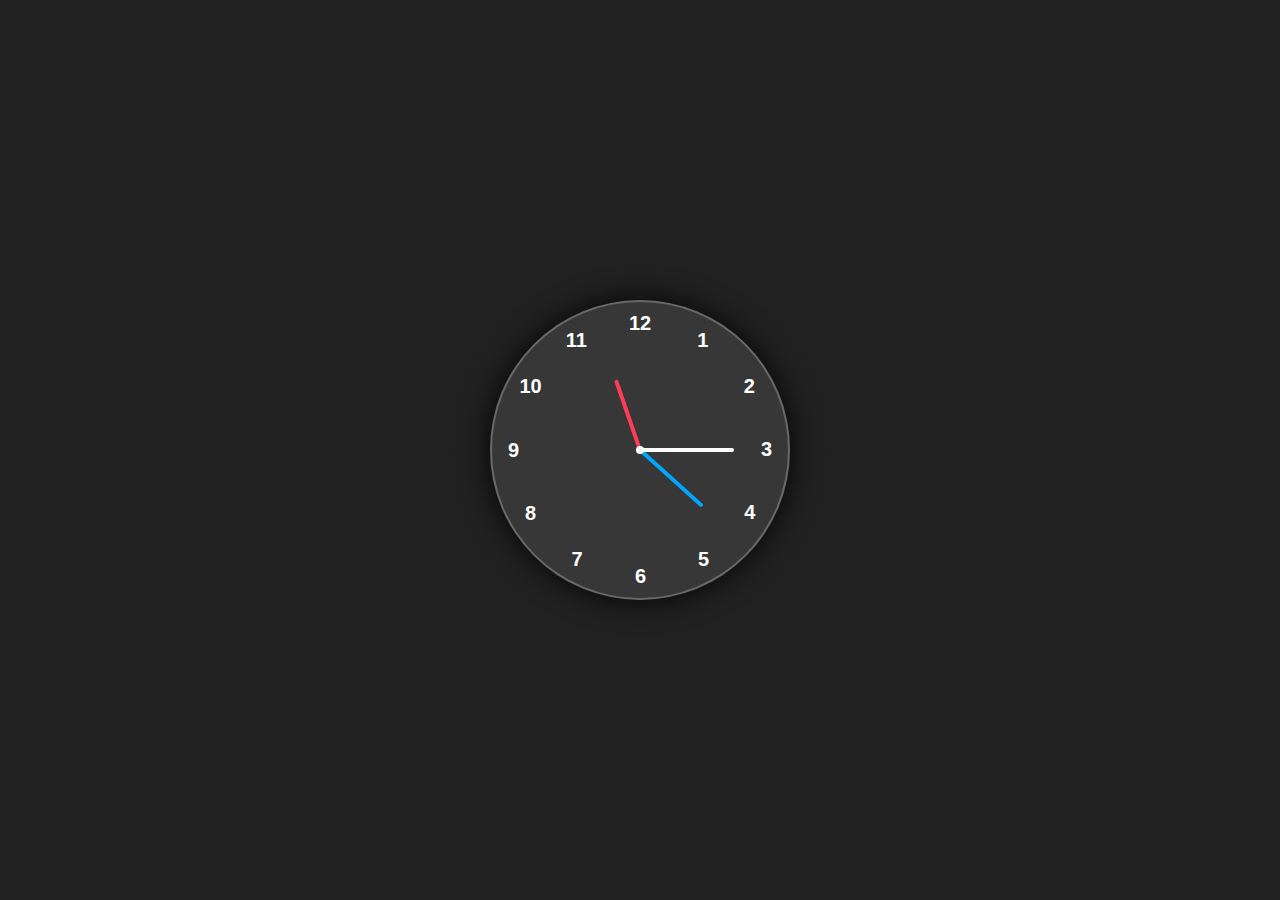
<file: Analog Clock/index.html>
<!DOCTYPE html>
<html lang="en">
<head>
    <meta charset="UTF-8">
    <meta name="viewport" content="width=device-width, initial-scale=1.0">
    <link rel="stylesheet" href="style.css">
    <title>Analog Clock</title>
</head>
<body>
    <div class="container">
        <div class="clock">
            <div style="--clr:#ff3d58; --h:74px;" id="hour" class="hand"><i></i></div>
            <div style="--clr:#00a6ff; --h:84px;" id="min" class="hand"><i></i></div>
            <div style="--clr:#ffffff; --h:94px;" id="sec" class="hand"><i></i></div>
            <span style="--i:1"><b>1</b></span>
            <span style="--i:2"><b>2</b></span>
            <span style="--i:3"><b>3</b></span>
            <span style="--i:4"><b>4</b></span>
            <span style="--i:5"><b>5</b></span>
            <span style="--i:6"><b>6</b></span>
            <span style="--i:7"><b>7</b></span>
            <span style="--i:8"><b>8</b></span>
            <span style="--i:9"><b>9</b></span>
            <span style="--i:10"><b>10</b></span>
            <span style="--i:11"><b>11</b></span>
            <span style="--i:12"><b>12</b></span>
        </div>
    </div>
    <script src="script.js"></script>
</body>
</html>
</file>
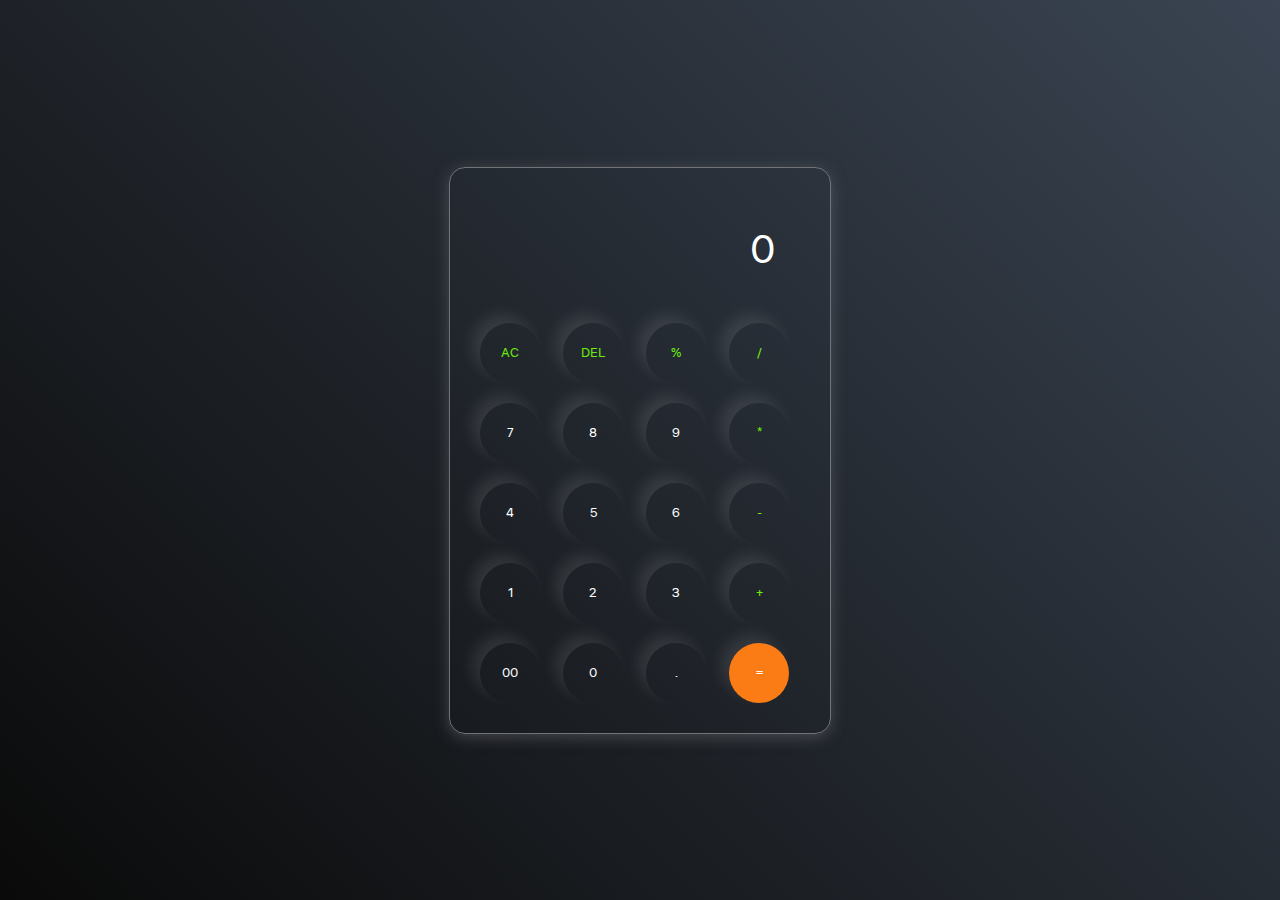
<file: Calculator/index.html>
<!DOCTYPE html>
<html lang="en">
<head>
    <meta charset="UTF-8">
    <meta name="viewport" content="width=device-width, initial-scale=1.0">
    <link rel="stylesheet" href="style.css">
    <title>Calculator by Rio</title>
</head>
<body>
  <div  class="calculator">
    <input type="text" id="inputBox" placeholder="0" >
    <div>
        <button class="operator">AC</button>
        <button class="operator">DEL</button>
        <button class="operator">%</button>
        <button class="operator">/</button>
    </div>
    <div>
        <button>7</button>
        <button>8</button>
        <button>9</button>
        <button class="operator">*</button>
    </div>
    <div>
        <button>4</button>
        <button>5</button>
        <button>6</button>
        <button class="operator">-</button>
    </div>
    <div>
        <button>1</button>
        <button>2</button>
        <button>3</button>
        <button class="operator">+</button>
    </div>
    <div>
        <button>00</button>
        <button>0</button>
        <button>.</button>
        <button class="equalBtn">=</button>
    </div>
  </div>
  <script src="script.js"></script>
</body>
</html>
</file>
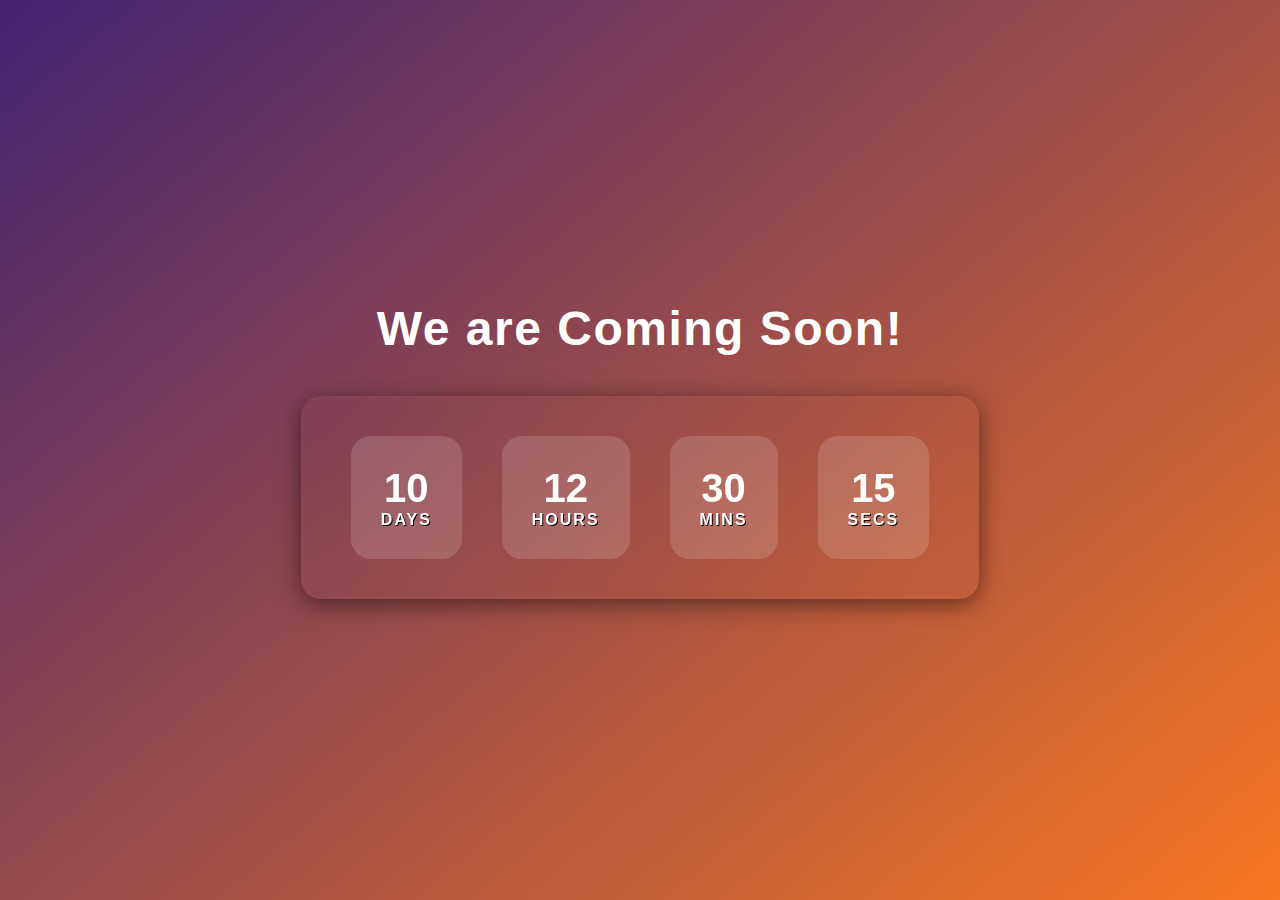
<file: Countdown/index.html>
<!DOCTYPE html>
<html lang="en">
<head>
    <meta charset="UTF-8">
    <meta name="viewport" content="width=device-width, initial-scale=1.0">
    <link rel="stylesheet" href="style.css">
    <title>Countdown Timer</title>
</head>
<body>
    <h1>We are Coming Soon!</h1>
    <div class="countdown">
        <div class="timer">
            <span class="time" id="days">10</span>
            <span class="label">Days</span>
        </div>
        <div class="timer">
            <span class="time" id="hours">12</span>
            <span class="label">Hours</span>
        </div>
        <div class="timer">
            <span class="time" id="mins">30</span>
            <span class="label">Mins</span>
        </div>
        <div class="timer">
            <span class="time" id="secs">15</span>
            <span class="label">secs</span>
        </div>
    </div>
    <script src="script.js"></script>
</body>
</html>
</file>
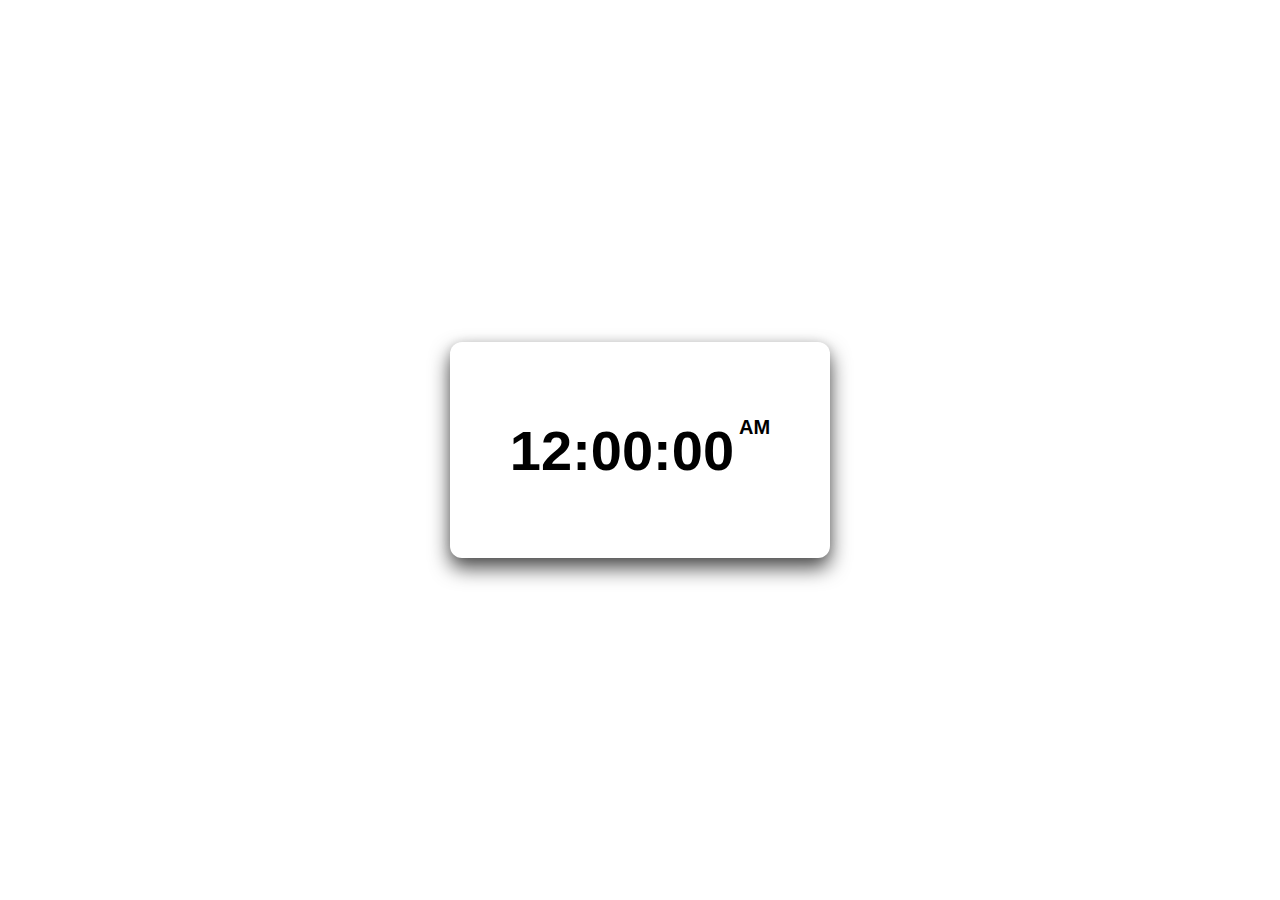
<file: Digital Clock/index.html>
<!DOCTYPE html>
<html lang="en">
  <head>
    <meta charset="UTF-8" />
    <meta name="viewport" content="width=device-width, initial-scale=1.0" />
    <link rel="stylesheet" href="style.css" />
    <title>Digital Clock</title>
  </head>
  <body>
    <div class="clock">
      <h1 id="time">12:00:00</h1>
      <span id="timeformat">AM</span>
    </div>
    <script src="script.js"></script>
  </body>
</html>
</file>
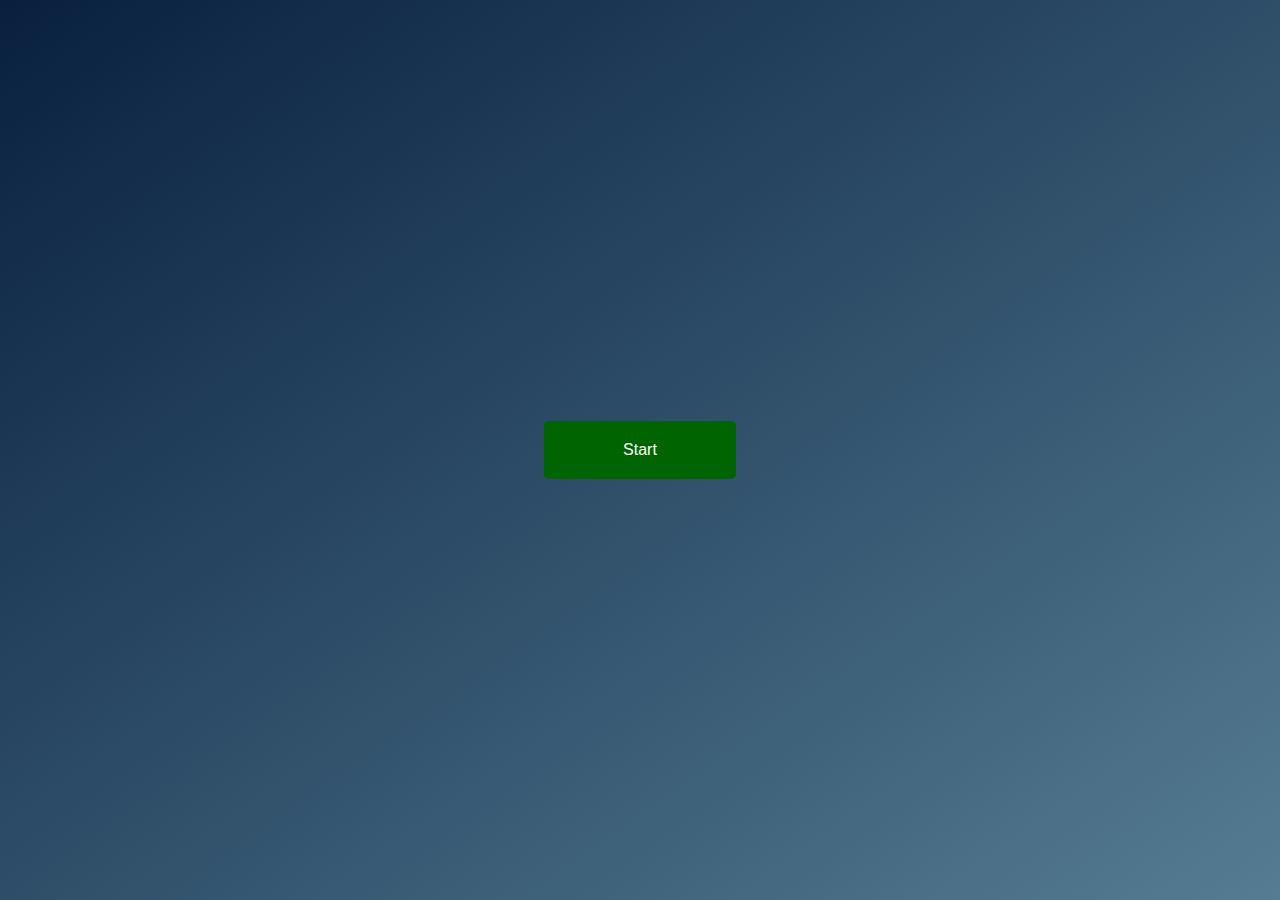
<file: Quiz App/index.html>
<!DOCTYPE html>
<html lang="en">
<head>
  <meta charset="UTF-8">
  <meta name="viewport" content="width=device-width, initial-scale=1.0">
  <link rel="stylesheet" href="style.css">
  <title>Quiz App</title>
</head>
<body>
  <div class="alert">Alert</div>
  <div class="btn startBtn">Start</div>
  <div class="container" style="display: none;">
    <h1>Let's play a Quiz Game</h1>
    <div class="question"></div>
    <div class="choices"></div>
    <div class="controls">
      <button class="btn prevBtn">Previous</button>
      <button class="btn nextBtn">Next</button>
      <button class="btn submitBtn">Submit</button>
    </div>
    <div class="scoreCard"></div>
    <div class="marksForRead"></div>
    <div class="timer"></div>
  </div>
  <script src="script.js"></script>
</body>
</html>
</file>
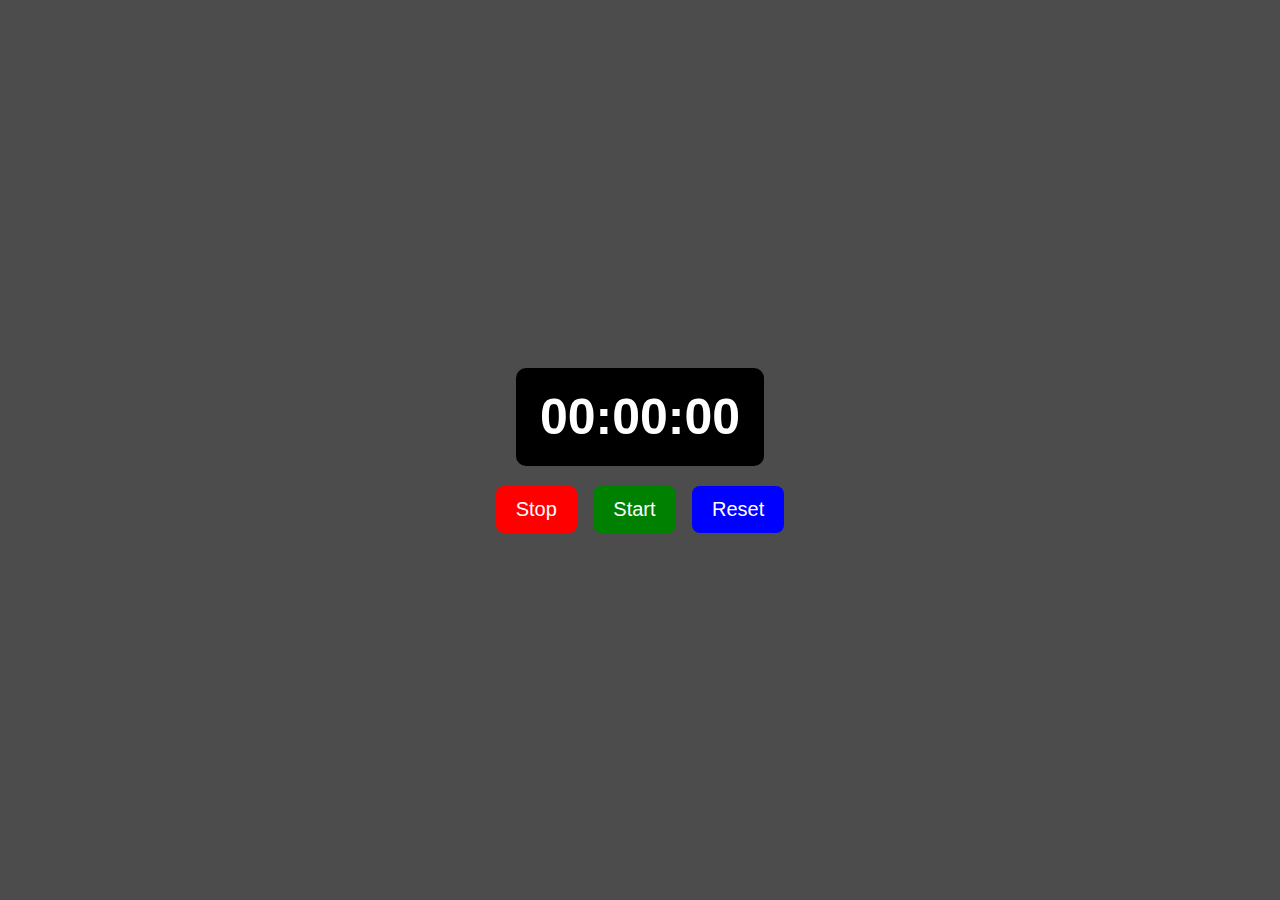
<file: Spotwatch/index.html>
<!DOCTYPE html>
<html lang="en">
<head>
    <meta charset="UTF-8">
    <meta name="viewport" content="width=device-width, initial-scale=1.0">
    <link rel="stylesheet" href="style.css">
    <title>Stopwatch</title>
</head>
<body>
    <div class="stopwatch">
        <div class="timerDisplay">00:00:00</div>
    </div>
    <div class="buttons">
        <button id="stopBtn" class="btn" style="--clr:red;">Stop</button>
        <button id="startBtn" class="btn" style="--clr:green;">Start</button>
        <button id="resetBtn" class="btn" style="--clr:blue;">Reset</button>
    </div>
    <script src="script.js"></script>
</body>
</html>
</file>
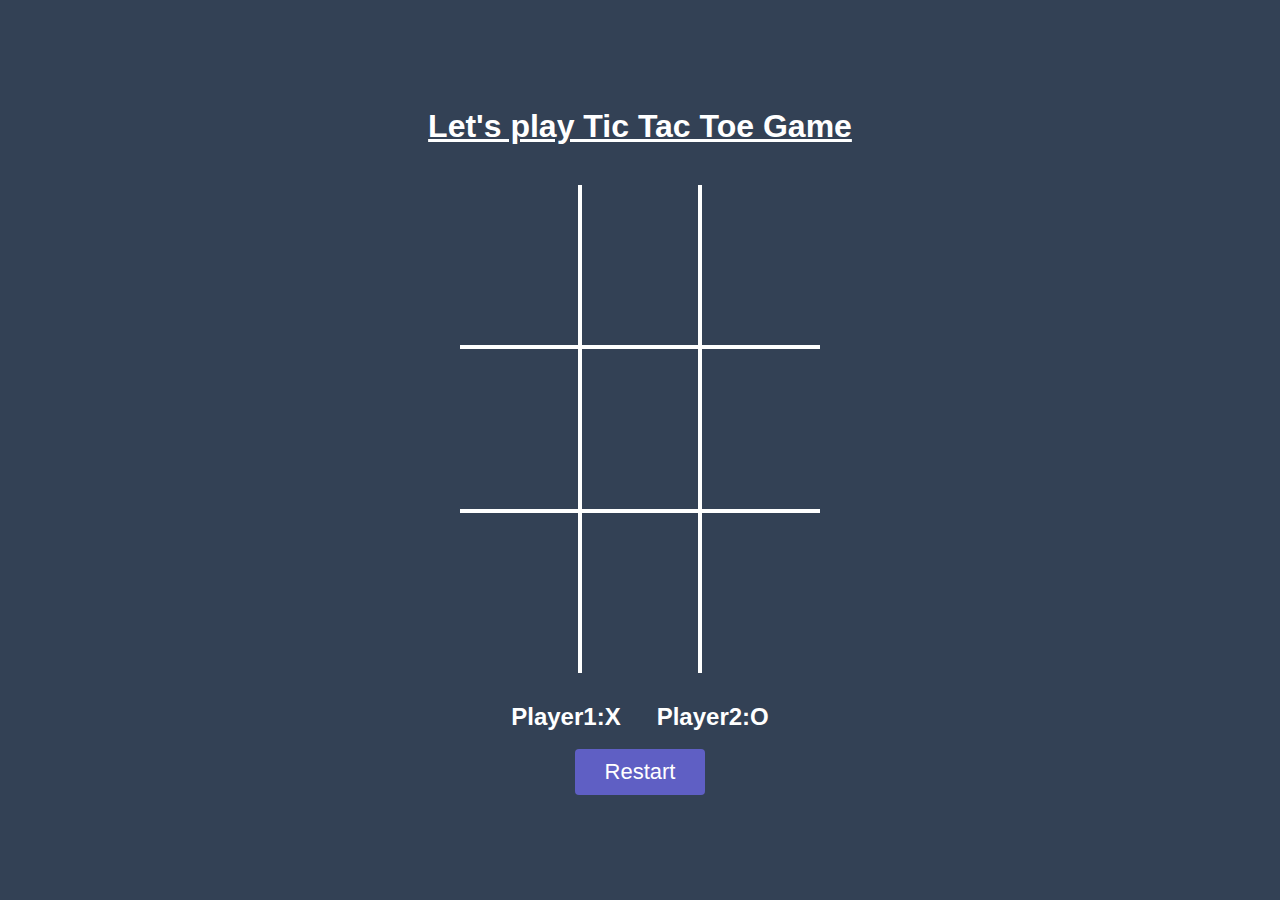
<file: Tic Tac Toe/index.html>
<!DOCTYPE html>
<html lang="en">
<head>
    <meta charset="UTF-8">
    <meta name="viewport" content="width=device-width, initial-scale=1.0">
    <link rel="stylesheet" href="style.css">
    <title>Tic-Tac-Toe Game</title>
</head>
<body>
    <div class="container">
        <h1>Let's play Tic Tac Toe Game</h1>
        <div class="game-board">
            <div class="cell"></div>
            <div class="cell"></div>
            <div class="cell"></div>
            <div class="cell"></div>
            <div class="cell"></div>
            <div class="cell"></div>
            <div class="cell"></div>
            <div class="cell"></div>
            <div class="cell"></div>
        </div>
        <div class="game-payers">
            <div class="player player1">Player 1: </div>
            <div class="player player2">Player 2: </div>
        </div>
        <button class="restartBtn">Restart</button>
    </div>
    <div class="alertBox">Alert</div>
    <script src="script.js"></script>

</body>
</html>
</file>
<file: Analog Clock/style.css>
*{
    margin: 0;
    padding: 0;
    box-sizing: border-box;
    font-family: sans-serif;
    color: #ffffff;
}
body{
    display: flex;
    justify-content: center;
    align-items: center;
    min-height: 100vh;
    background-color: #212121;
}
.container{
    position: relative;
}
.clock{
    width: 300px;
    height: 300px;
    border-radius: 50%;
    background-color: rgba(255,255, 255, 0.1);
    border: 2px solid rgba(255, 255, 255, 0.25);
    box-shadow: 0px 0px 30px rgba(0, 0, 0, 0.9);
    display: flex;
    justify-content: center;
    align-items: center;
}
.clock span{
   position: absolute;
   transform: rotate(calc(30deg * var(--i)));
   inset: 12px;
   text-align: center; 
}
.clock span b{
    transform: rotate(calc(-30deg * var(--i)));
    display: inline-block;
    font-size: 20px;
}
.clock::before{
    content: '';
    position: absolute;
    width: 8px;
    height: 8px;
    border-radius: 50%;
    background-color: #ffffff;
    z-index: 2;
}
.hand{
    position: absolute;
    display: flex;
    justify-content: center;
    align-items: flex-end;
}
.hand i{
    position: absolute;
    background-color: var(--clr);
    width: 4px;
    height: var(--h);
    border-radius: 8px;
}
</file>
<file: Calculator/style.css>
@import url("https://fonts.googleapis.com/css2?family=Liter&family=Poppins:ital,wght@0,100;0,200;0,300;0,400;0,500;0,600;0,700;0,800;0,900;1,100;1,200;1,300;1,400;1,500;1,600;1,700;1,800;1,900&family=Rochester&display=swap");
* {
  margin: 0;
  padding: 0;
  box-sizing: border-box;
  font-family: "Liter", sans-serif;
}
body{
    width: 100%;
    height: 100vh;
    display: flex;
    justify-content: center;
    align-items: center;
    background: linear-gradient(45deg,#0a0a0a,#3a4452);
}
.calculator{
    border: 1px solid #717377;
    padding: 20px;
    border-radius: 16px;
    background: transparent;
    box-shadow: 0px 3px 15px rgb(113,115,119,0.5);
}
input{
    width: 320px;
    border: none;
    padding: 24px;
    margin: 10px;
    background: transparent;
    box-shadow: 0px 3px 15px rgbs(84, 84,84,0.1);
    font-size: 40px;
    text-align: right;
    cursor: pointer;
    color: #ffffff;
}
input::placeholder{
    color:#ffffff;
}
button{
    border: none;
    width: 60px;
    height: 60px;
    margin: 10px;
    border-radius: 50%;
    background: transparent;
    color: #ffffff;
    box-shadow: -8px -8px 15px rgba(255,255,255,0.1);
    cursor: pointer;
}
.equalBtn{
    background-color: #fb7c14;
}
.operator{
    color: #6dee0a;
}
</file>
<file: Countdown/style.css>
* {
  margin: 0;
  padding: 0;
  box-sizing: border-box;
  font-family: sans-serif;
}
body {
  width: 100%;
  height: 100vh;
  display: flex;
  justify-content: center;
  align-items: center;
  flex-direction: column;
  background: linear-gradient(140deg, #432371, #f77722);
  color: #ffffff;
}
h1 {
  font-size: 48px;
  margin-bottom: 40px;
  letter-spacing: 1.5px;
}
.countdown {
  display: flex;
  justify-content: center;
  align-items: center;
  box-shadow: 0 5px 25px rgba(0, 0, 0, 0.5);
  padding: 40px 30px;
  border-radius: 20px;
  backdrop-filter: blur(20px);
}
.timer{
    background-color: rgba(255,255,255,0.15);
    padding: 30px;
    margin: 0 20px;
    border-radius: 20px;
    display: flex;
    flex-direction: column;
    justify-content: center;
    align-items: center;
    min-width: 100px;
    max-width: 160px;
    transition: background-color 0.2s ease-in-out;

}
.timer .time{
    font-size: 40px;
    font-weight: 700;
}
.timer .label{
    font-size: 16px;
    font-weight: 700;
    text-transform: uppercase;
    letter-spacing: 2px;
    text-shadow: 1px 1px #000000;
}
.timer:hover{
    background-color: rgba(255,255,255,0.25);
}
@media screen and (max-width:1024px){
  h1{
    font-size: 38px;
  }
  .countdown{
    flex-wrap: wrap;
  }
  .timer{
    max-height: 150px;
    margin: 20px;
  }
  
}
</file>
<file: Digital Clock/style.css>
*{
    margin: 0;
    padding: 0;
    box-sizing: border-box;
    font-family: Arial, Helvetica, sans-serif;
}
body {
    display: flex;
    justify-content: center;
    align-items: center;
    min-height: 100vh;
    background: url("https://images.unsplash.com/photo-1731596691311-5955c052b66e?fm=jpg&q=60&w=3000&ixlib=rb-4.1.0&ixid=M3wxMjA3fDB8MHxzZWFyY2h8M3x8YWVzdGhldGljJTIwYmFja2dyb3VuZHxlbnwwfHwwfHx8MA%3D%3D") no-repeat center center;
    background-size: cover;  /* makes it cover full screen */
}
.clock{
    width: 100%;
    max-width: 380px;
    display: flex;
    justify-content: center;
    align-items: center;
    box-shadow: 0px 0px 10px rgba(0,0,0,0.1),0px 10px 20px rgba(0,0,0,0.7);
    height: 24vh;
    border-radius: 12px;
    padding: 20px;
}
.clock h1{
    font-size: 3.5rem;
    font-weight: 600;
}
.clock span{
    position: relative;
    top: -13%;
    margin-left: 5px;
    font-size: 20px;
    font-weight: 700;
}
@media (max-width: 768px) {
  .clock {
    max-width: 300px;
    height: 20vh;
    padding: 15px;
  }
  .clock h1 {
    font-size: 2.5rem;
  }
  .clock span {
    font-size: 16px;
  }
}

@media (max-width: 480px) {
  .clock {
    max-width: 250px;
    height: auto;
    padding: 10px;
  }
  .clock h1 {
    font-size: 2rem;
  }
  .clock span {
    font-size: 14px;
    top: -8%;
  }
}
</file>
<file: Quiz App/style.css>
* {
    margin: 0;
    padding: 0;
    box-sizing: border-box;
    font-family: Verdana, Geneva, Tahoma, sans-serif;
}
body {
    width: 100%;
    height: 100vh;
    background: linear-gradient(to right bottom, #08203e, #557c93);
    color: #ffffff;
    display: grid;
    place-items: center;
}
.container {
    width: 80%;
    max-width: 850px;
    padding: 30px;
    text-align: center;
    display: none;
}

.container h1 {
    font-size: 36px;
    margin-bottom: 40px;
    text-decoration: underline;
    text-underline-offset: 8px;
}

.container .question {
    font-size: 26px;
    margin-top: 20px;
}

.container .choices {
    margin-top: 20px;
}
.choice {
    font-size: 20px;
    background-color: #eee;
    color: #000;
    margin: 10px auto;
    padding: 10px;
    border-radius: 5px;
    text-align: left;
    width: 60%;
    cursor: pointer;
    opacity: 0;
    transform: translate(50%);
    animation: fade-in 0.5s ease forwards;
}

.choice:hover {
    background-color: #ddd;
}

.choice.selected {
    background-color: #007bff;
    color: #fff;
}
.controls {
    display: flex;
    flex-direction: row;
    gap: 12px;
    margin-top: 20px;
    align-items: center;
}
.controls .btn {
    width: 50%;
    font-size: 20px;
    font-weight: 600;
    padding: 10px 15px;
    border-radius: 5px;
    cursor: pointer;
    color: #fff;
    border: none;
    transition: 0.3s ease;
}
.prevBtn {
    background-color: #007bff; 
}
.prevBtn:hover {
    background-color: #0056b3;
}

.nextBtn {
    background-color: #ff9800; 
}
.nextBtn:hover {
    background-color: #e68900;
}

.submitBtn {
    background-color: #28a745; 
}
.submitBtn:hover {
    background-color: #218838;
}

/* Score + alerts */
.scoreCard {
    font-size: 24px;
    margin-top: 20px;
}

.marksForRead {
    font-size: 18px;
    margin-top: 10px;
}

.alert {
    background-color: #5d9b63;
    border-radius: 5px;
    width: 100%;
    padding: 12px;
    position: absolute;
    top: 0;
    display: none;
}

.startBtn {
    width: 15%;
    padding-block: 20px;
    text-align: center;
    background-color: #006400;
    color: #fff;
    border-radius: 5px;
    cursor: pointer;
}
.startBtn:hover {
    background-color: #08780c;
}
.timer {
    position: absolute;
    top: 20px;
    right: 20px;
    width: 72px;
    height: 72px;
    border-radius: 50%;
    background-color: #08203e;
    border: 2px solid #f00;
    font-size: 24px;
    font-weight: 600;
    padding: 12px;
    display: flex;
    justify-content: center;
    align-items: center;
    animation: pulse 1s ease-in-out infinite;
}

/* Timer animation */
@keyframes pulse {
    0% { transform: scale(1); }
    50% { transform: scale(1.2); }
    100% { transform: scale(1); }
}

/* Choice fade-in animation */
@keyframes fade-in {
    0% {
        opacity: 0;
        transform: translateY(50%);
    }
    100% {
        opacity: 1;
        transform: translateY(0);
    }
}
@media screen and (max-width: 900px) {
    .container {
        width: 100%;
        margin: 50px;
    }
    .container h1 {
        font-size: 24px;
    }
    .container .question {
        font-size: 22px;
    }
    .timer {
        width: 50px;
        height: 50px;
        font-size: 20px;
    }
    .startBtn {
        width: 50%;
    }
}
</file>
<file: Spotwatch/style.css>
*{
    margin: 0;
    padding: 0;
    box-sizing: border-box;
    font-family: Verdana, Geneva, Tahoma, sans-serif;
}
body{
    background-color: rgba(0, 0, 0, 0.7);
    color: #ffffff;
    display: flex;
    justify-content: center;
    align-items: center;
    min-height: 100vh;
    flex-direction: column;
}
.stopwatch{
    background-color: black;
    padding: 20px 24px;
    border-radius: 10px;
}
.timerDisplay{
    font-size: 50px;
    font-weight: 600;
}
.buttons{
    margin-top: 20px;
}
.btn{
    font-size: 20px;
    background: none;
    border: none;
    color: #ffffff;
    background-color:var(--clr);
    padding: 12px 20px;
    border-radius: 8px;
    margin-inline: 6px;
    cursor: pointer;
}
</file>
<file: Tic Tac Toe/style.css>
* {
  margin: 0;
  padding: 0;
  box-sizing: content-box;
  font-family: sans-serif;
}
body {
  background: #334155;
  color: #ffffff;
}
.container {
  width: 100%;
  height: 100vh;
  display: flex;
  flex-direction: column;
  justify-content: center;
  align-items: center;
}
.container h1 {
  margin: 20px 0 40px 0;
  text-decoration: underline;
}
.game-board {
  display: grid;
  grid-template-columns: repeat(3, minmax(120px, 1fr));
}
.cell {
  border: 2px solid#ffff;
  display: flex;
  justify-content: center;
  align-items: center;
  padding: 20px;
  font-size: 60px;
  font-weight: 600;
  height: 120px;
  cursor: pointer;
}
.cell:first-child,
.cell:nth-child(2),
.cell:nth-child(3) {
  border-top: none;
}
/*put values from 0. it works for n*/
 .cell:nth-child(3n){
    border-right: none;
 } 
 .cell:nth-child(3n+1){
    border-left: none;
 }

 .cell:nth-child(n+7){
    border-bottom: none;
 }
.game-payers{
display: flex;
justify-content: space-between;
margin-top: 30px;
 }
 .player{
    margin-inline: 18px;
    font-size: 24px;
    font-weight: 600;
 }
 .restartBtn{
    border: none;
    background: #5f5fc4;
    color: #ffffff;
    font-size: 22px;
    margin-block: 18px;
    padding: 10px 30px;
    border-radius: 4px;
    cursor: pointer;
 }
 .restartBtn:hover{
    background: #7272e1;
 }
 .cell.disabled{
  background: #7272e1;
 }
 .alertBox{
  position: absolute;
  top: 0;
  background-color: #dfdfdf;
  color: hsl(38, 90%, 45%);
  width: 100%;
  padding: 8px 12px;
  font-size: 20px;
  font-weight: 600;
  height: 40px;
  display: none;
 }

 @media screen and(max-width:550px ){
    .container h1{
        font-size: 24px;
    }
    .game-board{
        grid-template-columns: repeat(3,minmax(90px,1fr));
    }
    .cell{
        height: 90px;
        font-size: 50px;
    }
    
 }
</file>
